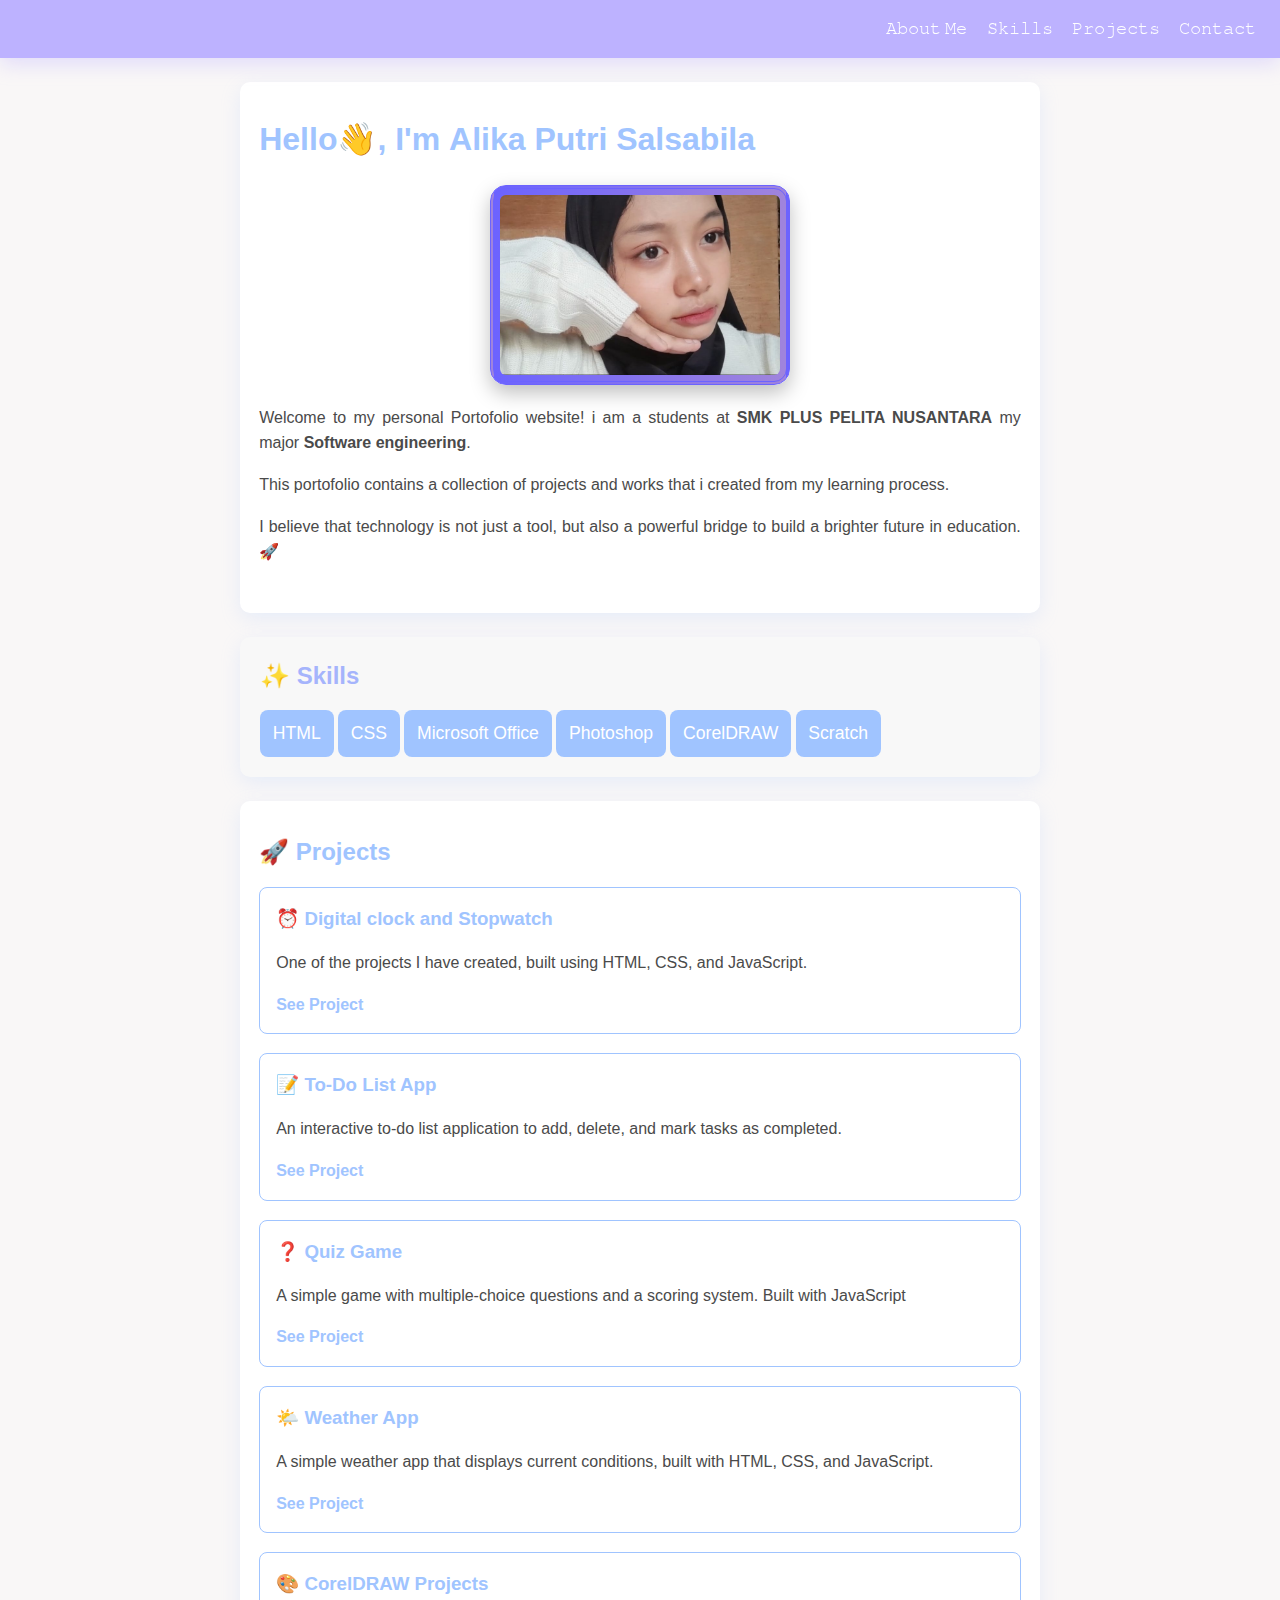
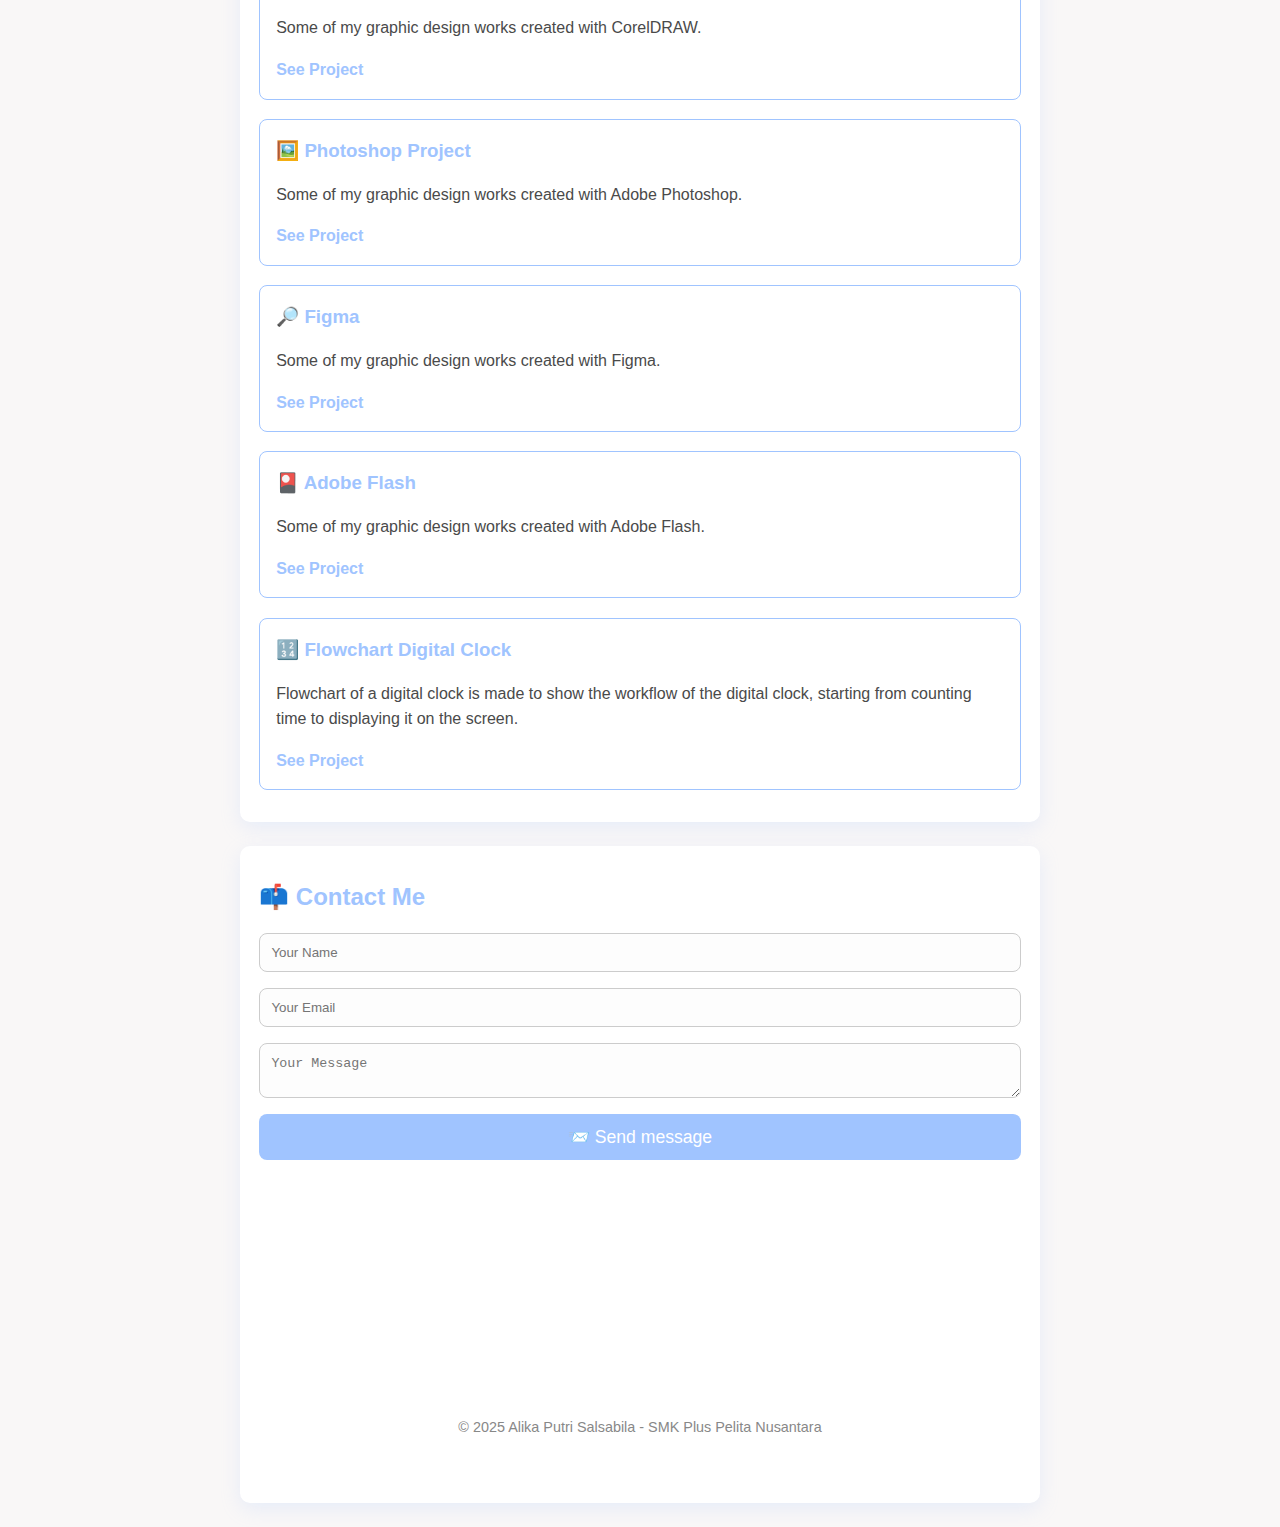
<file: index.html>
<!DOCTYPE html>
<html lang="id">

<head>
  <meta charset="UTF-8">
  <meta name="viewport" content="width=device-width, initial-scale=1.0">
  <title>My Portofolio</title>
  <link rel="stylesheet" href="style.css">
  <link rel="stylesheet" href="https://cdnjs.cloudflare.com/ajax/libs/font-awesome/6.4.0/css/all.min.css">
  <link rel="stylesheet" href="style.css?v=2">
</head>

<body>
  <header>
    <div class="container">
      <nav aria-label="Primary navigation">
        <div class="menu-toggle" id="menu-toggle"></div>
        <ul>
          <li><a href="#about">𝙰𝚋𝚘𝚞𝚝 𝙼𝚎</a></li>
          <li><a href="#skills">𝚂𝚔𝚒𝚕𝚕𝚜</a></li>
          <li><a href="#projects">𝙿𝚛𝚘𝚓𝚎𝚌𝚝𝚜</a></li>
          <li><a href="#contact">𝙲𝚘𝚗𝚝𝚊𝚌𝚝</a></li>
        </ul>
      </nav>
    </div>
  </header>

  <main class="container" tabindex="0">
    <!-- About Section -->
    <section id="about" class="about-me" aria-label="About Me Section">
      <h1>Hello👋, I'm <strong>Alika Putri Salsabila</strong></h1>
      <img src="alika.jpg.jpeg" alt="Foto Alika Putri Salsabila" class="profile-photo">
      <p>
        Welcome to my personal Portofolio website! i am a students at <strong> SMK PLUS
          PELITA NUSANTARA</strong>
        my major <strong>Software engineering</strong>.
      </p>
      <p>This portofolio contains a collection of projects and works that i created from my learning process.</p>
      <p>I believe that technology is not just a tool, but also a powerful bridge to build a brighter future in
        education. 🚀</p>
    </section>

    <!-- Bagian Skills -->
    <section id="skills" style="padding: 20px; margin-top: 20px; background: #f8f8f8; border-radius: 10px;">
      <h2 style="color: #a5b4fc; font-weight: italic; margin-bottom: 15px;">✨ Skills</h2>
      <div class="skills-container">
        <button class="skill-btn">HTML</button>
        <button class="skill-btn">CSS</button>
        <button class="skill-btn">Microsoft Office</button>
        <button class="skill-btn">Photoshop</button>
        <button class="skill-btn">CorelDRAW</button>
        <button class="skill-btn">Scratch</button>
      </div>
    </section>

    <!-- Projects Section -->
<section id="projects" aria-label="Projects Section">
  <h2>🚀 Projects</h2>
  <div class="projects-list">

    <!-- Project versi lokal -->
    <article class="project-item" tabindex="0">
      <h3>⏰ Digital clock and Stopwatch</h3>
      <p>One of the projects I have created, built using HTML, CSS, and JavaScript.</p>
      <a href="jamalika/jamalika.html" class="project-link" target="_blank" rel="noopener">See Project</a>
    </article>

    <article class="project-item" tabindex="0">
      <h3>📝 To-Do List App</h3>
      <p>An interactive to-do list application to add, delete, and mark tasks as completed.</p>
      <a href="todolika/todo.html" class="project-link" target="_blank" rel="noopener">See Project</a>
    </article>

    <article class="project-item" tabindex="0">
      <h3>❓ Quiz Game</h3>
      <p>A simple game with multiple-choice questions and a scoring system. Built with JavaScript</p>
      <a href="quizalika/quizalika.html" class="project-link" target="_blank" rel="noopener">See Project</a>
    </article>

    <article class="project-item" tabindex="0">
      <h3>🌤️ Weather App</h3>
      <p>A simple weather app that displays current conditions, built with HTML, CSS, and JavaScript.</p>
      <a href="weather/weather.html" class="project-link" target="_blank" rel="noopener">See Project</a>
    </article>

    <article class="project-item" tabindex="0">
      <h3>🎨 CorelDRAW Projects</h3>
      <p>Some of my graphic design works created with CorelDRAW.</p>
      <a href="coreldraw.html" class="project-link" target="_blank" rel="noopener">See Project</a>
    </article>

    <article class="project-item" tabindex="0">
      <h3>🖼️ Photoshop Project</h3>
      <p>Some of my graphic design works created with Adobe Photoshop.</p>
      <a href="photoshop.html" class="project-link" target="_blank" rel="noopener">See Project</a>
    </article>

    <article class="project-item" tabindex="0">
      <h3>🔎 Figma</h3>
      <p>Some of my graphic design works created with Figma.</p>
      <a href="figma.html" class="project-link" target="_blank" rel="noopener">See Project</a>
    </article>

    <article class="project-item" tabindex="0">
      <h3>🎴 Adobe Flash</h3>
      <p>Some of my graphic design works created with Adobe Flash.</p>
      <a href="adobe flash.html" class="project-link" target="_blank" rel="noopener">See Project</a>
    </article>

    <article class="project-item" tabindex="0">
      <h3>🔢 Flowchart Digital Clock</h3>
      <p>
        Flowchart of a digital clock is made to show the workflow of the digital clock,
        starting from counting time to displaying it on the screen.
      </p>
      <a href="flowchart.html" class="project-link" target="_blank" rel="noopener">See Project</a>
    </article>

  </div>
</section>


    <!-- Contact Section --> 
    <section id="contact" aria-label="Contact Section">
      <h2> 📫 Contact Me</h2>
      <form action="https://formsubmit.co/alikaputrisalsabila19@gmail.com method=" POST" class="contact-form">
        <input type="text" name="name" placeholder="Your Name" required>
        <input type="email" name="email" placeholder="Your Email" required>
        <textarea name="message" placeholder="Your Message" required></textarea>
        <button type="submit">📨 Send message</button>

        <!-- Ikon Sosial Media -->
      <div class="social-icons">
        <a href="https://www.instagram.com/https://www.instagram.com/alikkaa.__?igsh=MXJlZTkxNmNidGwyNA==" target="_blank" class="icon instagram"><i class="fab fa-instagram"></i></a>
        <a href="https://www.tiktok.com/@alikaputrisalsabila19target="_blank" class="icon tiktok"><i class="fab fa-tiktok"></i></a>
        <a href="https://wa.me/6289649826872" target="_blank" class="icon whatsapp"><i class="fab fa-whatsapp"></i></a>
        <a href="https://github.com/alika-19" target="_blank" class="icon github"><i class="fab fa-github"></i></a>
      </div>

        <!-- Hidden Settings -->
        <input type="hidden" name="_next" value="index.html">
        <input type="hidden" name="_subject" value="Pesan Baru dari Portfolio">
        <input type="hidden" name="_captcha" value="http://localhost/portofolio/index.html>
      </form>
      
        <!-- Ikon Sosial Media -->
        <div class=" social-icons">
        <a href="https://www.instagram.com/alikkaa.__?igsh=MXJlZTkxNmNidGwyNA==" target="_blank"
          class="icon instagram"><i class="fab fa-instagram"></i></a>
        <a href="https://www.tiktok.com/@alikaputrisalsabila19" target="_blank" class="icon tiktok"><i
            class="fab fa-tiktok"></i></a>
        <a href="https://wa.me/6289649826872" target="_blank" class="icon whatsapp"><i class="fab fa-whatsapp"></i></a>
        <a href="https://github.com/alika-19" target="_blank" class="icon github"><i class="fab fa-github"></i></a>
        </div>

        <footer>
          &copy; 2025 Alika Putri Salsabila - SMK Plus Pelita Nusantara
        </footer>
      </form>
    </section>

  </main>
</body>

</html>
</file>
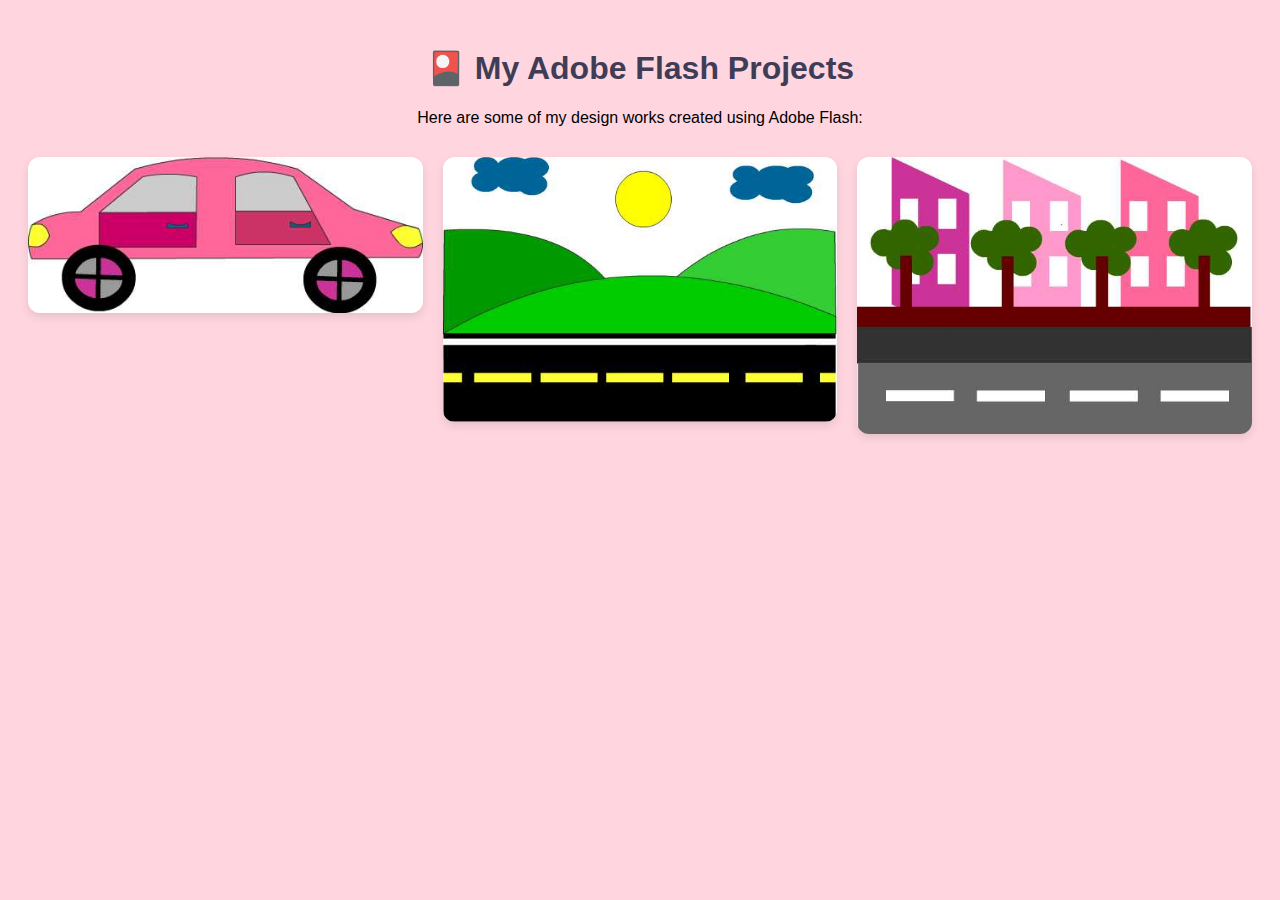
<file: adobe flash.html>
<!DOCTYPE html>
<html lang="en">
<head>
  <meta charset="UTF-8">
  <meta name="viewport" content="width=device-width, initial-scale=1.0">
  <title>CorelDRAW Projects</title>
  <style>
    body {
      font-family: Arial, sans-serif;
      text-align: center;
      padding: 20px;
      background: #ffd6e0;
    }
    h1 {
      color: #3f3d56;
    }
    .gallery {
      display: grid;
      grid-template-columns: repeat(auto-fit, minmax(250px, 1fr));
      gap: 20px;
      margin-top: 30px;
    }
    .gallery img {
      width: 100%;
      border-radius: 12px;
      box-shadow: 0 4px 8px rgba(0,0,0,0.1);
      transition: transform 0.3s;
    }
    .gallery img:hover {
      transform: scale(1.05);
    }
  </style>
</head>
<body>
  <h1>🎴 My Adobe Flash Projects</h1>
  <p>Here are some of my design works created using Adobe Flash:</p>

  <div class="gallery">
    <img src="images/Adobe Flash 1.jpg" alt="Adobe Flash Project 1">
    <img src="images/Adobe Flash 2.jpg" alt="Adobe Flash Project 2">
    <img src="images/Adobe Flash 3.jpg" alt="Adobe Flash Project 3">
  </div>
</body>
</html>
</file>
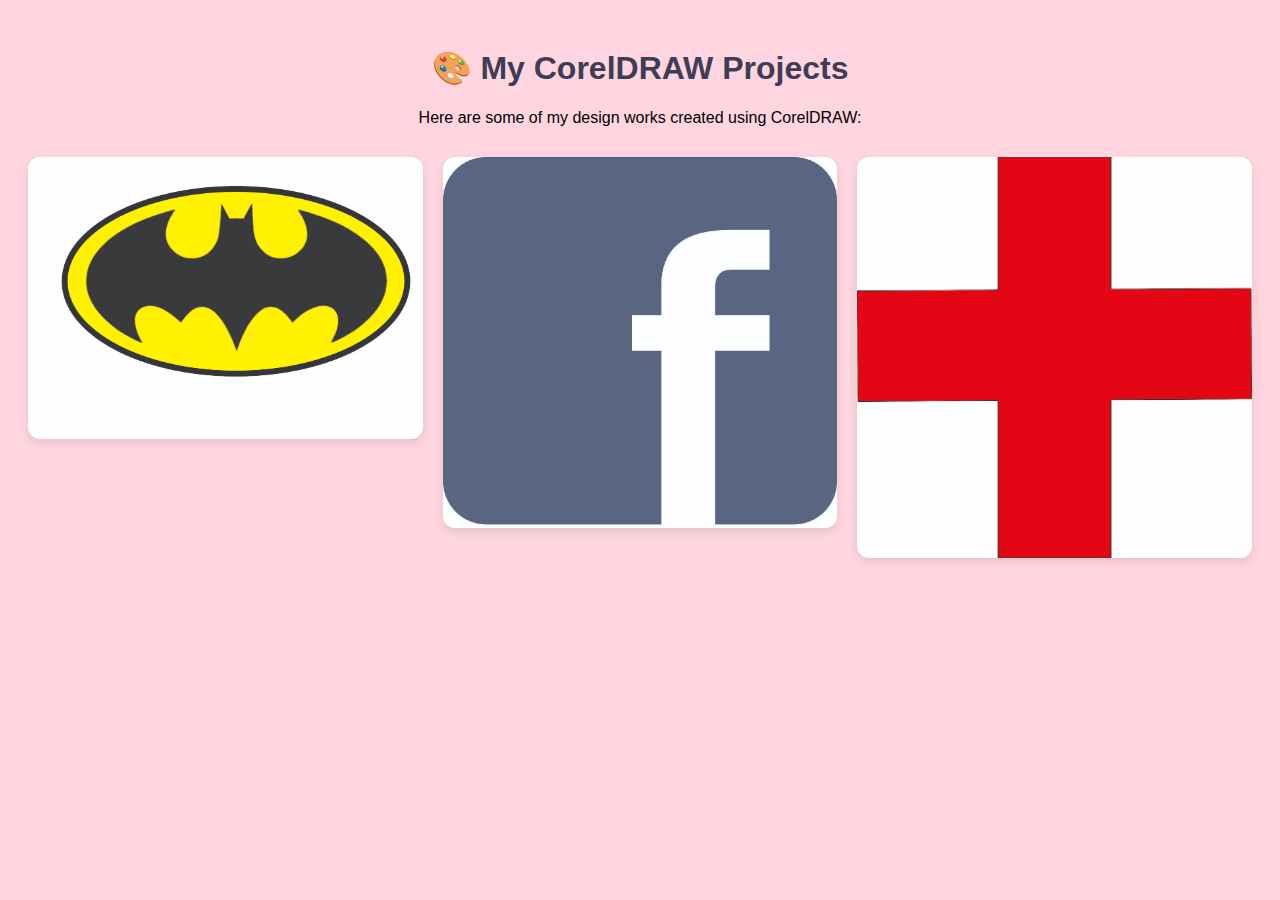
<file: coreldraw.html>
<!DOCTYPE html>
<html lang="en">
<head>
  <meta charset="UTF-8">
  <meta name="viewport" content="width=device-width, initial-scale=1.0">
  <title>CorelDRAW Projects</title>
  <style>
    body {
      font-family: Arial, sans-serif;
      text-align: center;
      padding: 20px;
      background: #ffd6e0;
    }
    h1 {
      color: #3f3d56;
    }
    .gallery {
      display: grid;
      grid-template-columns: repeat(auto-fit, minmax(250px, 1fr));
      gap: 20px;
      margin-top: 30px;
    }
    .gallery img {
      width: 100%;
      border-radius: 12px;
      box-shadow: 0 4px 8px rgba(0,0,0,0.1);
      transition: transform 0.3s;
    }
    .gallery img:hover {
      transform: scale(1.05);
    }
  </style>
</head>
<body>
  <h1>🎨 My CorelDRAW Projects</h1>
  <p>Here are some of my design works created using CorelDRAW:</p>

  <div class="gallery">
    <img src="images/BATMAN.jpg" alt="CorelDRAW Project 1">
    <img src="images/coreldraw 3.jpg" alt="CorelDRAW Project 2">
    <img src="images/CORELDRAW PALANG MERAH.jpg" alt="CorelDRAW Project 3">
  </div>
</body>
</html>
</file>
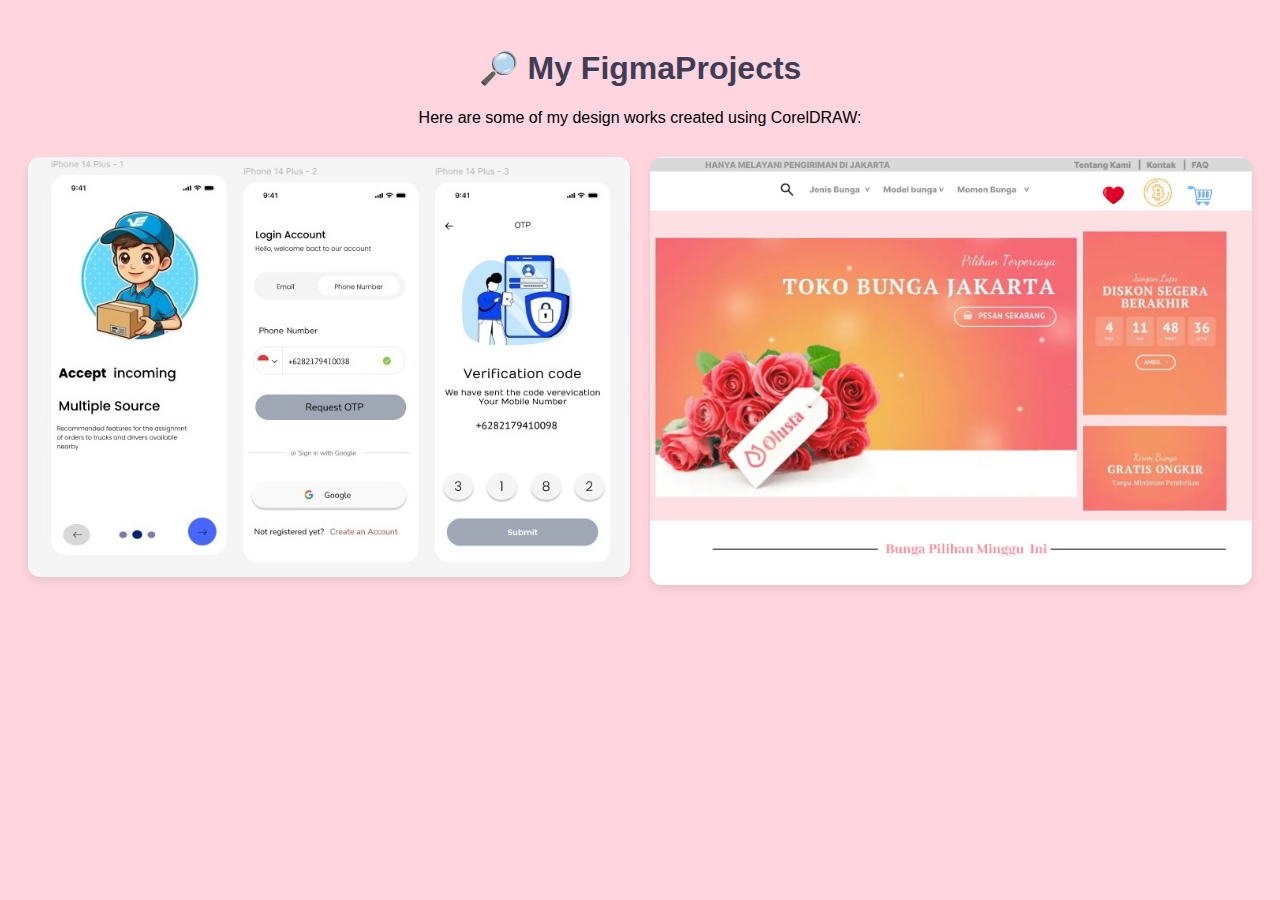
<file: figma.html>
<!DOCTYPE html>
<html lang="en">
<head>
  <meta charset="UTF-8">
  <meta name="viewport" content="width=device-width, initial-scale=1.0">
  <title>figma Projects</title>
  <style>
    body {
      font-family: Arial, sans-serif;
      text-align: center;
      padding: 20px;
      background: #ffd6e0;
    }
    h1 {
      color: #3f3d56;
    }
    .gallery {
      display: grid;
      grid-template-columns: repeat(auto-fit, minmax(250px, 1fr));
      gap: 20px;
      margin-top: 30px;
    }
    .gallery img {
      width: 100%;
      border-radius: 12px;
      box-shadow: 0 4px 8px rgba(0,0,0,0.1);
      transition: transform 0.3s;
    }
    .gallery img:hover {
      transform: scale(1.05);
    }
  </style>
</head>
<body>
  <h1>🔎 My FigmaProjects</h1>
  <p>Here are some of my design works created using CorelDRAW:</p>

  <div class="gallery">
    <img src="images/figma 1 (2).jpeg" alt="Figma Project 1">
    <img src="images/figma 2.jpeg" alt="Figma Project 2">
  </div>
</body>
</html>
</file>
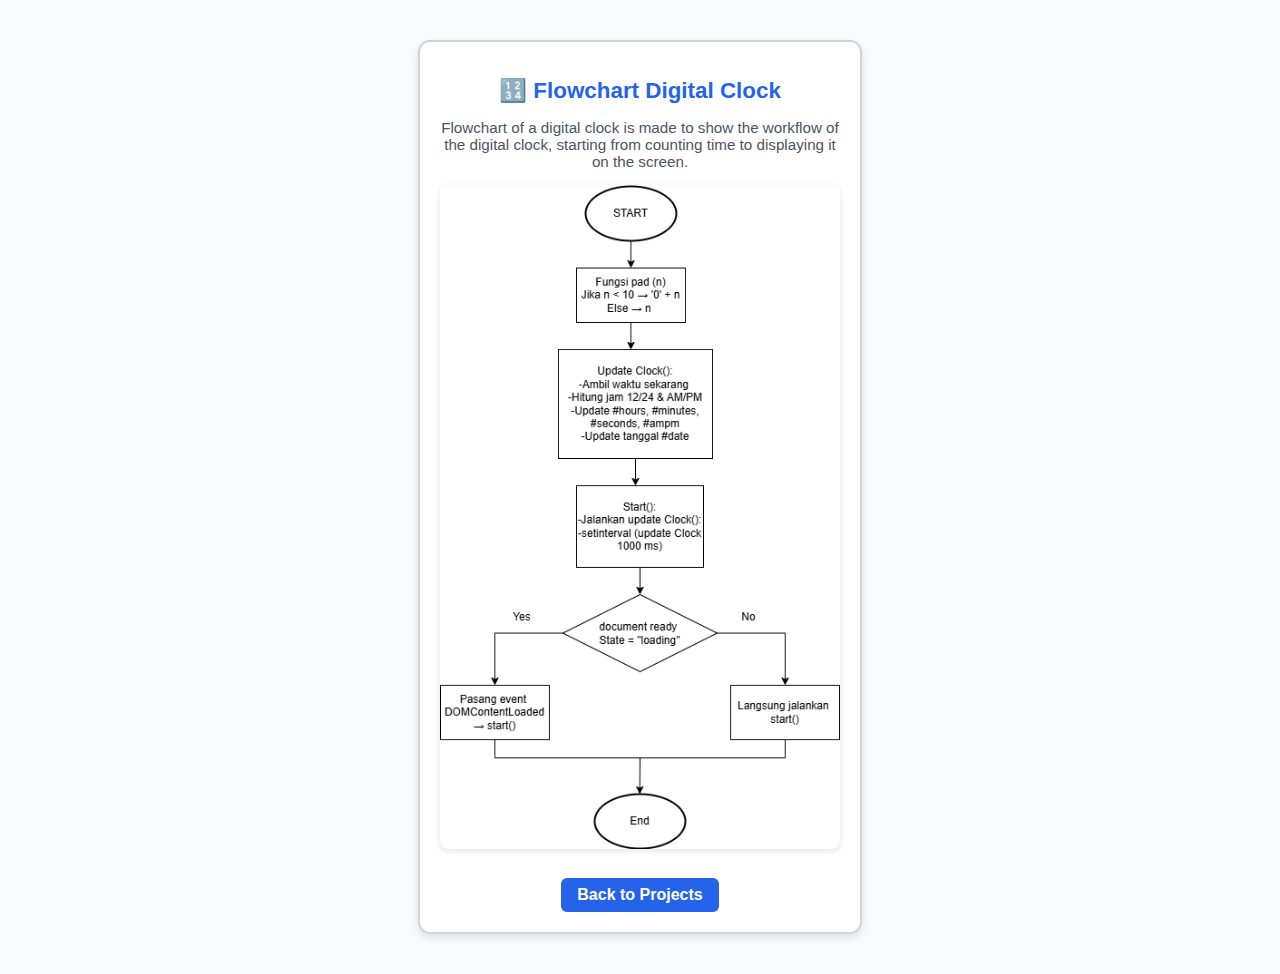
<file: flowchart.html>
<!DOCTYPE html>
<html lang="en">
<head>
  <meta charset="UTF-8">
  <meta name="viewport" content="width=device-width, initial-scale=1.0">
  <title>Flowchart Digital Clock</title>
  <style>
    body {
      font-family: Arial, sans-serif;
      background: #f9fafb;
      margin: 0;
      padding: 40px 20px;
      display: flex;
      justify-content: center;
    }

    .project-card {
      background: #fff;
      border: 2px solid #d1d5db;
      border-radius: 12px;
      max-width: 400px;
      padding: 20px;
      box-shadow: 0 4px 8px rgba(0,0,0,0.1);
      text-align: center;
      transition: transform 0.3s ease-in-out;
    }

    .project-card:hover {
      transform: translateY(-5px);
    }

    .project-card h1 {
      font-size: 1.4rem;
      color: #2563eb;
      margin-bottom: 10px;
    }

    .project-card p {
      font-size: 0.95rem;
      color: #4b5563;
      margin-bottom: 15px;
    }

    .project-card img {
      width: 100%;
      border-radius: 8px;
      margin-bottom: 15px;
      box-shadow: 0 2px 6px rgba(0,0,0,0.1);
    }

    .btn {
      display: inline-block;
      margin-top: 10px;
      padding: 8px 16px;
      background: #2563eb;
      color: #fff;
      text-decoration: none;
      border-radius: 6px;
      font-weight: bold;
      transition: background 0.3s;
    }

    .btn:hover {
      background: #1e40af;
    }
  </style>
</head>
<body>
  <div class="project-card">
    <h1>🔢 Flowchart Digital Clock</h1>
    <p>
      Flowchart of a digital clock is made to show the workflow of the digital clock, 
      starting from counting time to displaying it on the screen.
    </p>
    <img src="flowchart jam digital1.png" alt="Flowchart Jam Digital">
    <a href="index.html" class="btn">Back to Projects</a>
  </div>
</body>
</html>
</file>
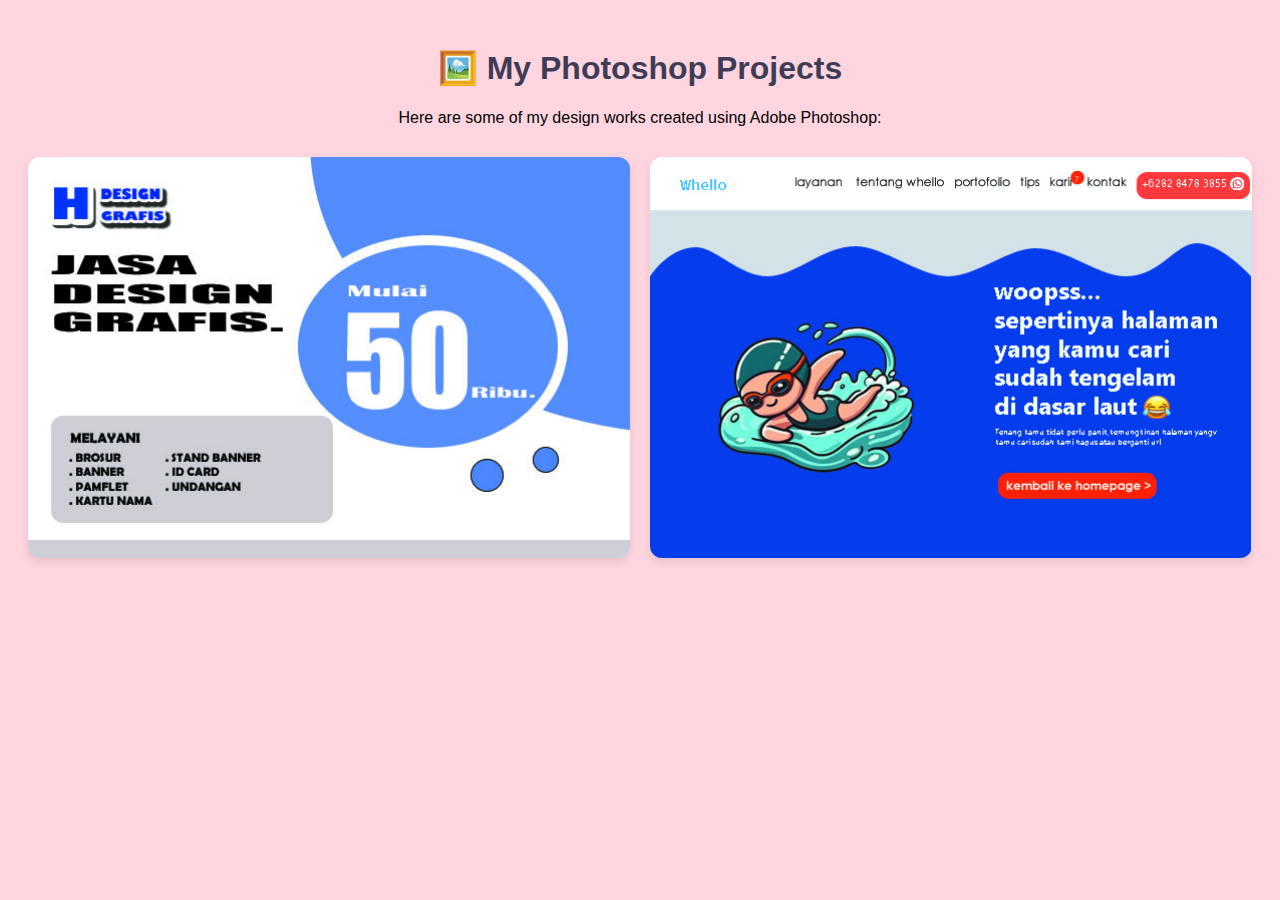
<file: photoshop.html>
<!DOCTYPE html>
<html lang="en">
<head>
  <meta charset="UTF-8">
  <meta name="viewport" content="width=device-width, initial-scale=1.0">
  <title>Photoshop Projects</title>
  <style>
    body {
      font-family: Arial, sans-serif;
      text-align: center;
      background: #ffd6e0;
      padding: 20px;
    }
    h1 { color: #3f3d56; }
    .gallery {
      display: grid;
      grid-template-columns: repeat(auto-fit, minmax(250px, 1fr));
      gap: 20px;
      margin-top: 30px;
    }
    .gallery img {
      width: 100%;
      border-radius: 12px;
      box-shadow: 0 4px 8px rgba(0,0,0,0.1);
      transition: transform 0.3s;
    }
    .gallery img:hover {
      transform: scale(1.05);
    }
  </style>
</head>
<body>
  <h1>🖼️ My Photoshop Projects</h1>
  <p>Here are some of my design works created using Adobe Photoshop:</p>

  <div class="gallery">
    <img src="images/photoshop 3.jpg" alt="Photoshop Project 1">
    <img src="images/photosop 3.jpg" alt="Photoshop Project 2">
</file>
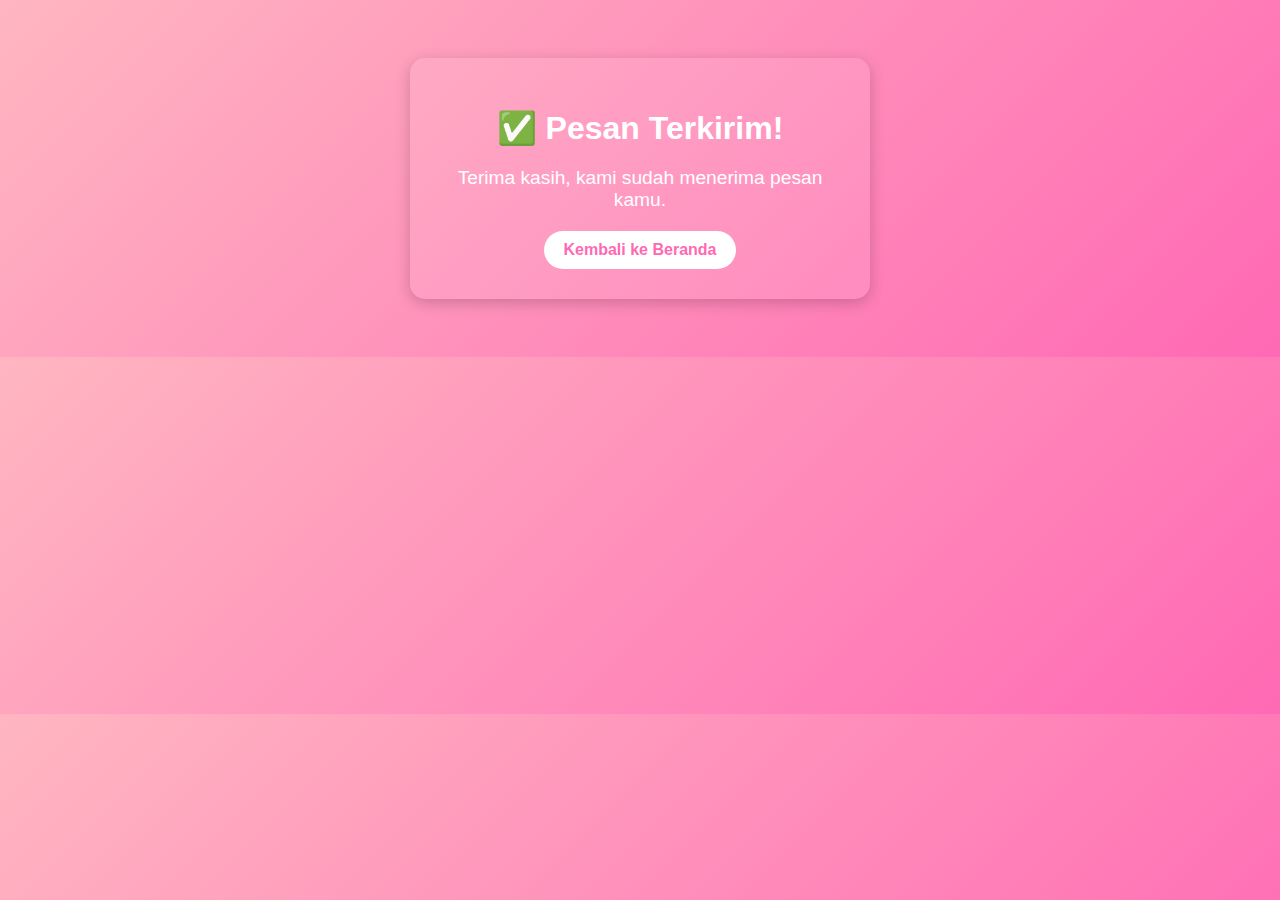
<file: terkirim.html>
<!DOCTYPE html>
<html lang="id">
<head>
  <meta charset="UTF-8">
  <meta name="viewport" content="width=device-width, initial-scale=1.0">
  <title>Message Sent</title>
  <style>
    body {
      font-family: Arial, sans-serif;
      background: linear-gradient(135deg, #ffb6c1, #ff69b4);
      color: white;
      text-align: center;
      padding: 50px;
    }
    .container {
      background: rgba(255, 255, 255, 0.1);
      padding: 30px;
      border-radius: 15px;
      max-width: 400px;
      margin: auto;
      box-shadow: 0 4px 15px rgba(0,0,0,0.2);
    }
    h1 {
      font-size: 2em;
      margin-bottom: 10px;
    }
    p {
      font-size: 1.2em;
      margin-bottom: 20px;
    }
    a {
      display: inline-block;
      padding: 10px 20px;
      background: white;
      color: #ff69b4;
      border-radius: 25px;
      text-decoration: none;
      font-weight: bold;
      transition: 0.3s;
    }
    a:hover {
      background: #ffe4ec;
    }
  </style>
</head>
<body>
  <div class="container">
    <h1>✅ Pesan Terkirim!</h1>
    <p>Terima kasih, kami sudah menerima pesan kamu.</p>
    <a href="index.html">Kembali ke Beranda</a>
  </div>
</body>
</html>
</file>
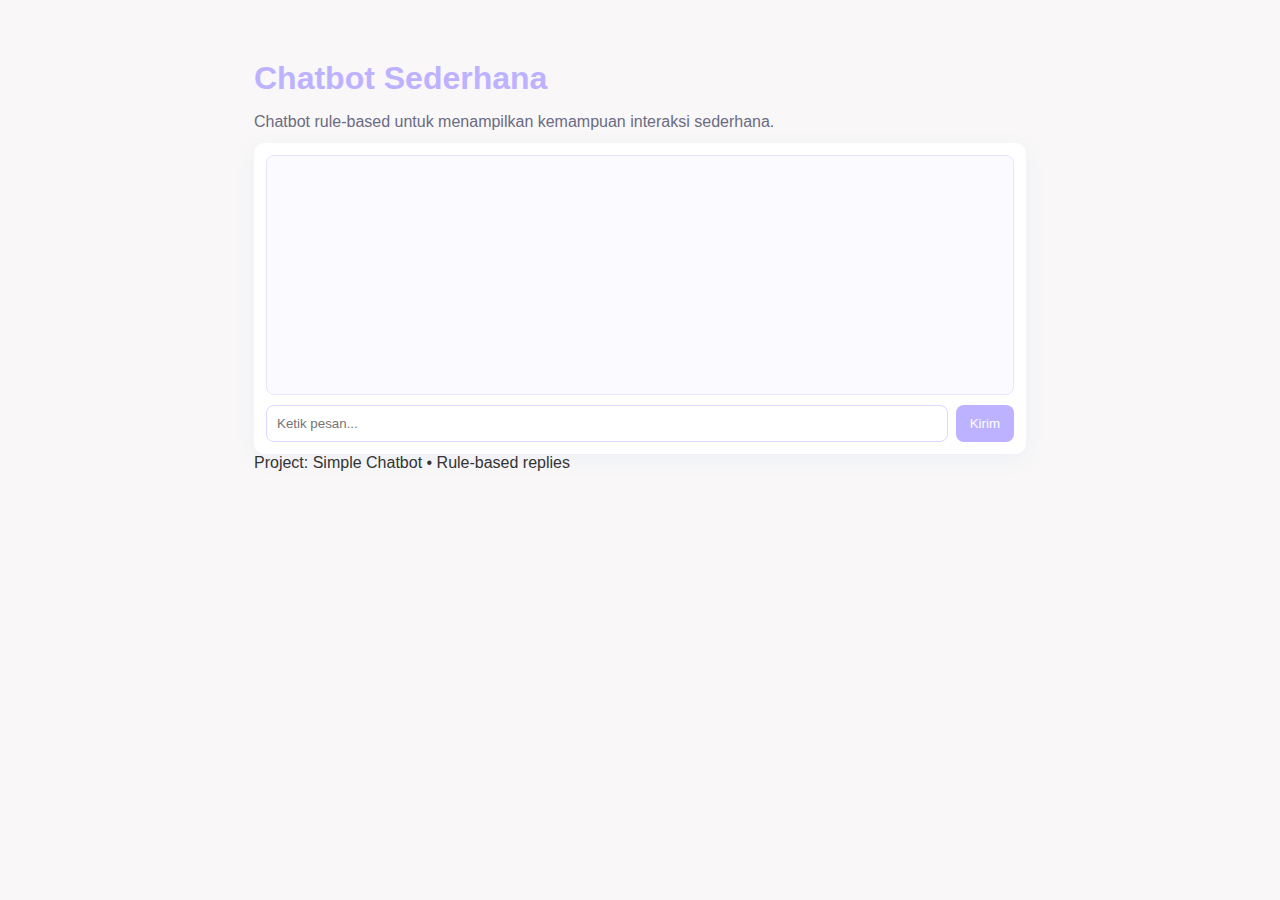
<file: chatbot/chatbot.html>
<!doctype html>
<html lang="en">
<head>
  <meta charset="utf-8" />
  <meta name="viewport" content="width=device-width,initial-scale=1" />
  <title>Chatbot - Alika</title>
  <link rel="stylesheet" href="chatbot.css" />
</head>
<body>
  <main class="container">
    <h1>Chatbot Sederhana</h1>
    <p class="lead">Chatbot rule-based untuk menampilkan kemampuan interaksi sederhana.</p>
    <div class="chatcard">
      <div id="log" class="log" aria-live="polite"></div>
      <div class="controls">
        <input id="msg" placeholder="Ketik pesan..." />
        <button id="send">Kirim</button>
      </div>
    </div>
    <footer class="foot">Project: Simple Chatbot • Rule-based replies</footer>
  </main>
  <script src="chatbot.js"></script>
</body>
</html>
</file>
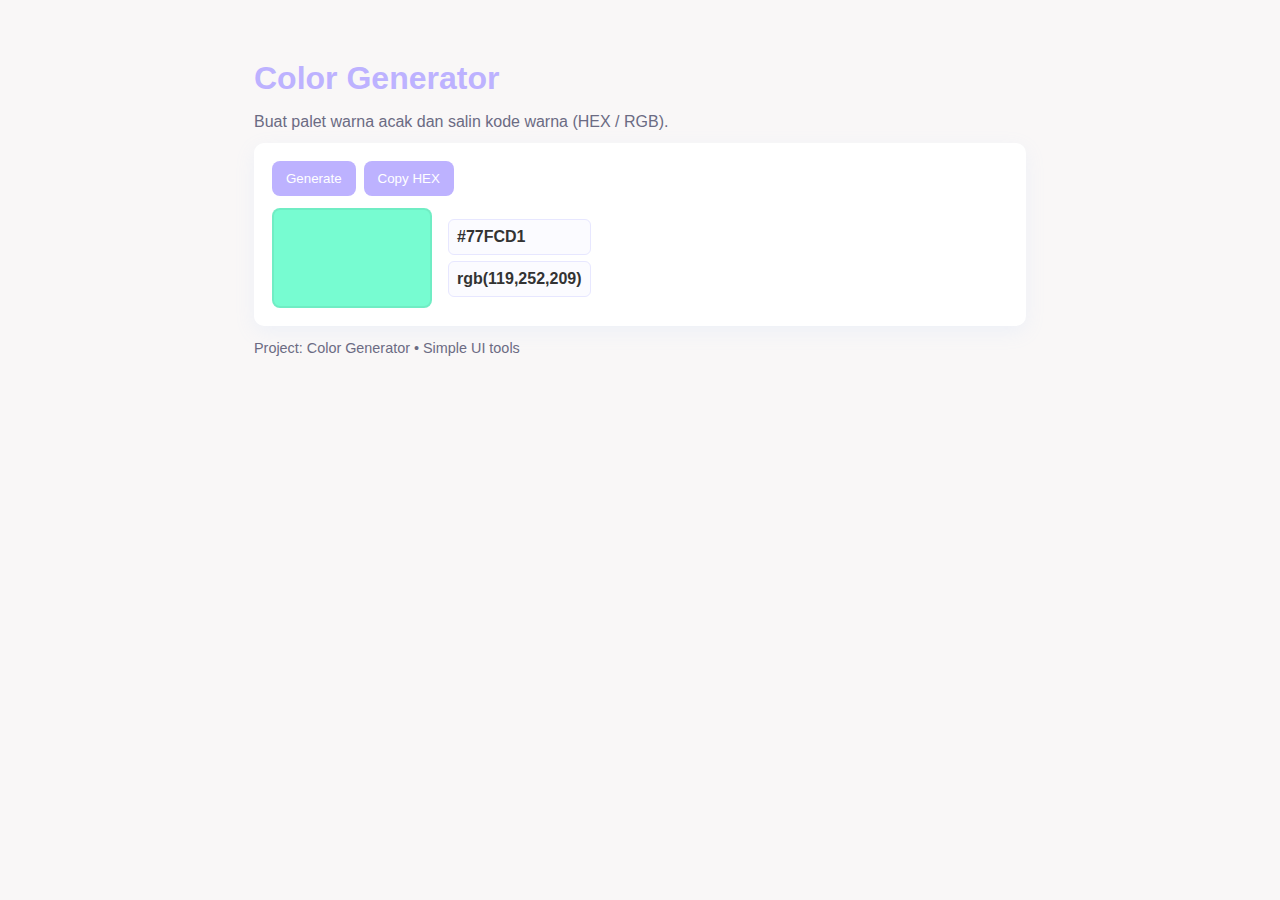
<file: color/color.html>
<!doctype html>
<html lang="en">
<head>
  <meta charset="utf-8" />
  <meta name="viewport" content="width=device-width,initial-scale=1" />
  <title>Color Generator - Alika</title>
  <link rel="stylesheet" href="color.css" />
</head>
<body>
  <main class="container">
    <h1>Color Generator</h1>
    <p class="lead">Buat palet warna acak dan salin kode warna (HEX / RGB).</p>
    <div class="card">
      <div class="controls">
        <button id="gen">Generate</button>
        <button id="copy">Copy HEX</button>
      </div>
      <div id="swatch" class="swatch">
        <div id="colorBox" class="colorbox"></div>
        <div class="codes">
          <div id="hex" class="code">#FFFFFF</div>
          <div id="rgb" class="code">rgb(255,255,255)</div>
        </div>
      </div>
    </div>
    <footer class="foot">Project: Color Generator • Simple UI tools</footer>
  </main>
  <script src="color.js"></script>
</body>
</html>
</file>
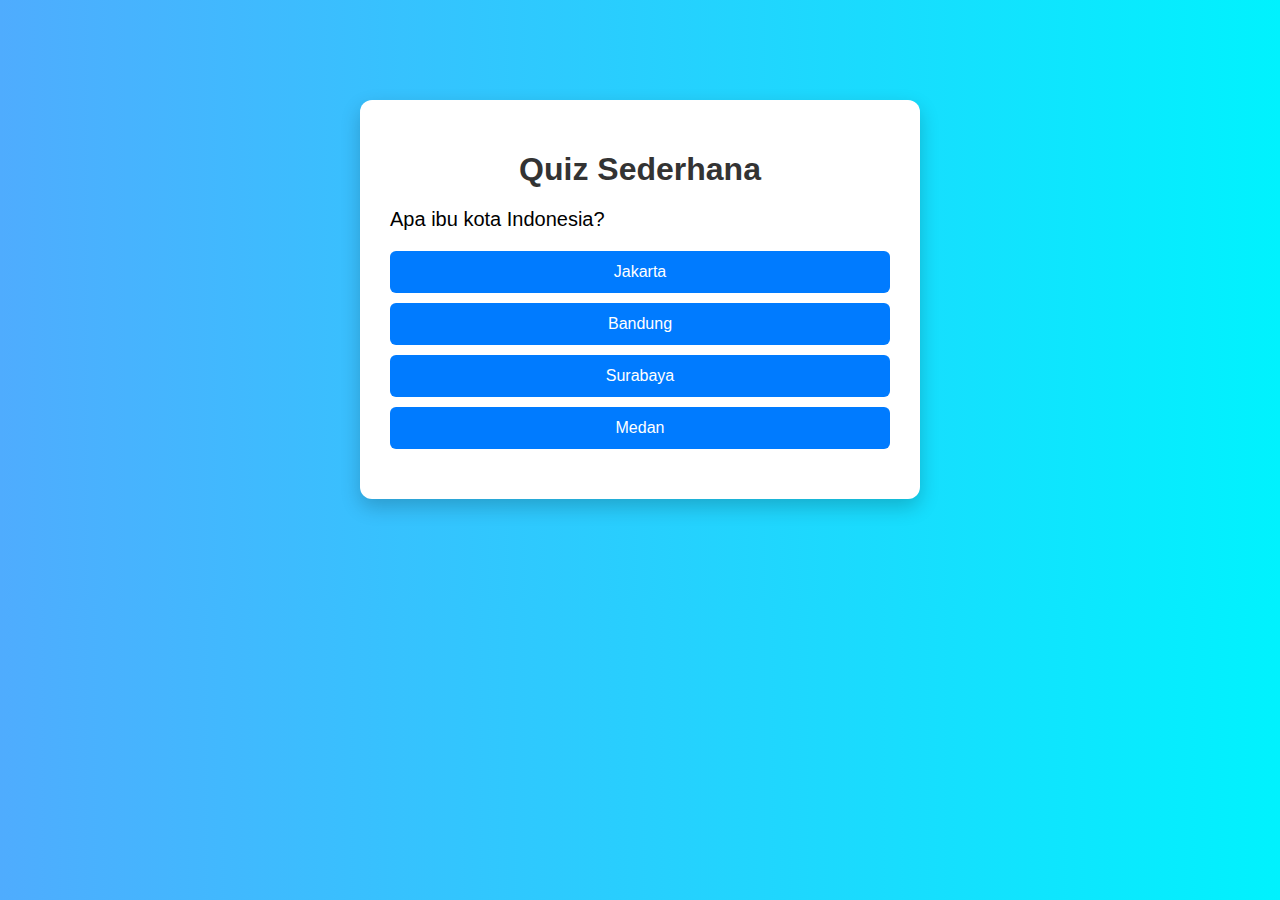
<file: quizalika/quizalika.html>
<!DOCTYPE html>
<html lang="id">
<head>
  <meta charset="UTF-8" />
  <meta name="viewport" content="width=device-width, initial-scale=1.0"/>
  <title>Quiz Game</title>
  <style>
    body {
      font-family: 'Segoe UI', Tahoma, Geneva, Verdana, sans-serif;
      background: linear-gradient(to right, #4facfe, #00f2fe);
      margin: 0;
      padding: 0;
    }

    .quiz-container {
      width: 90%;
      max-width: 500px;
      margin: 100px auto;
      background: white;
      padding: 30px;
      border-radius: 12px;
      box-shadow: 0 8px 20px rgba(0, 0, 0, 0.2);
    }

    h1 {
      text-align: center;
      margin-bottom: 20px;
      color: #333;
    }

    #question {
      font-size: 20px;
      margin-bottom: 20px;
    }

    .choice-btn {
      display: block;
      width: 100%;
      margin: 10px 0;
      padding: 12px;
      background: #007bff;
      color: white;
      border: none;
      border-radius: 6px;
      font-size: 16px;
      cursor: pointer;
      transition: background 0.3s;
    }

    .choice-btn:hover:not(:disabled) {
      background: #0056b3;
    }

    .choice-btn.correct {
      background-color: #28a745 !important;
    }

    .choice-btn.wrong {
      background-color: #dc3545 !important;
    }

    #next-btn {
      margin-top: 20px;
      width: 100%;
      padding: 12px;
      background: #28a745;
      color: white;
      border: none;
      border-radius: 6px;
      font-size: 16px;
      cursor: pointer;
      display: none;
    }

    #score-container {
      margin-top: 20px;
      text-align: center;
      font-size: 18px;
      font-weight: bold;
    }
  </style>
</head>
<body>
  <div class="quiz-container">
    <h1>Quiz Sederhana</h1>
    <div id="question">Pertanyaan akan muncul di sini</div>
    <div id="choices"></div>
    <button id="next-btn">Berikutnya</button>
    <div id="score-container"></div>
  </div>

  <script>
    const questions = [
      {
        question: "Apa ibu kota Indonesia?",
        choices: ["Jakarta", "Bandung", "Surabaya", "Medan"],
        answer: "Jakarta"
      },
      {
        question: "Siapa presiden pertama Indonesia?",
        choices: ["Jokowi", "Soekarno", "Soeharto", "Habibie"],
        answer: "Soekarno"
      },
      {
        question: "Apa hasil dari 2 + 2?",
        choices: ["3", "4", "5", "6"],
        answer: "4"
      }
    ];

    let currentQuestionIndex = 0;
    let score = 0;

    const questionEl = document.getElementById("question");
    const choicesEl = document.getElementById("choices");
    const nextBtn = document.getElementById("next-btn");
    const scoreContainer = document.getElementById("score-container");

    function showQuestion() {
      const currentQuestion = questions[currentQuestionIndex];
      questionEl.textContent = currentQuestion.question;
      choicesEl.innerHTML = "";
      nextBtn.style.display = "none";

      currentQuestion.choices.forEach(choice => {
        const btn = document.createElement("button");
        btn.textContent = choice;
        btn.classList.add("choice-btn");
        btn.addEventListener("click", () => selectAnswer(btn, choice));
        choicesEl.appendChild(btn);
      });
    }

    function selectAnswer(selectedBtn, choice) {
      const correctAnswer = questions[currentQuestionIndex].answer;
      const allButtons = document.querySelectorAll(".choice-btn");

      if (choice === correctAnswer) {
        selectedBtn.classList.add("correct");
        score++;
      } else {
        selectedBtn.classList.add("wrong");
        allButtons.forEach(btn => {
          if (btn.textContent === correctAnswer) {
            btn.classList.add("correct");
          }
        });
      }

      allButtons.forEach(btn => btn.disabled = true);
      nextBtn.style.display = "block";
    }

    nextBtn.addEventListener("click", () => {
      currentQuestionIndex++;
      if (currentQuestionIndex < questions.length) {
        showQuestion();
      } else {
        showScore();
      }
    });

    function showScore() {
      questionEl.textContent = "Kuis selesai!";
      choicesEl.innerHTML = "";
      nextBtn.style.display = "none";
      scoreContainer.textContent = `Skor Anda: ${score} dari ${questions.length}`;
    }

    showQuestion();
  </script>
</body>
</html>
</file>
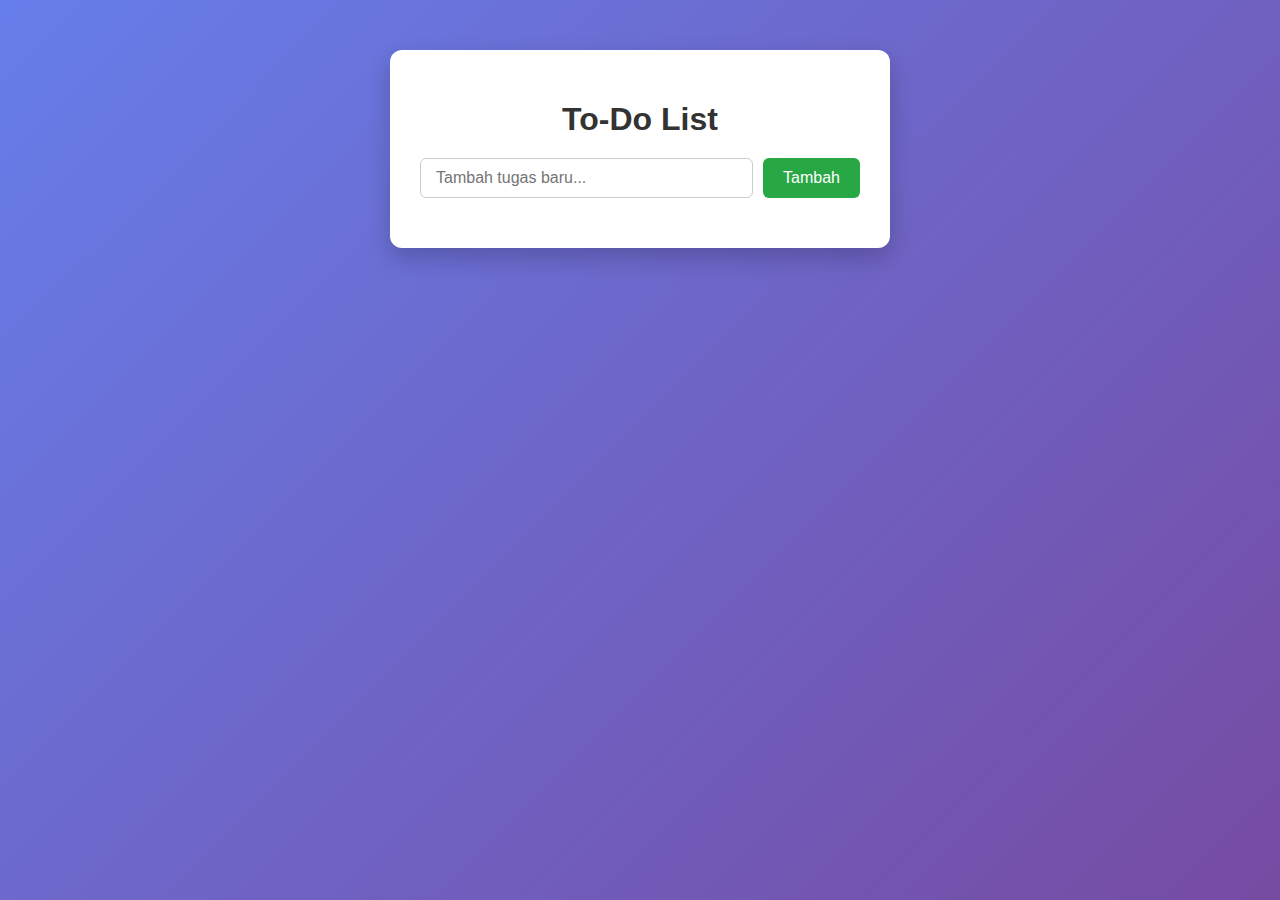
<file: todolika/todo.html>
<!DOCTYPE html>
<html lang="id">
<head>
  <meta charset="UTF-8" />
  <meta name="viewport" content="width=device-width, initial-scale=1.0"/>
  <title>To-Do List</title>
  <style>
    * {
      box-sizing: border-box;
    }

    body {
      margin: 0;
      font-family: 'Segoe UI', Tahoma, Geneva, Verdana, sans-serif;
      background: linear-gradient(135deg, #667eea, #764ba2);
      display: flex;
      justify-content: center;
      align-items: flex-start;
      min-height: 100vh;
      padding: 50px 20px;
    }

    .todo-container {
      background: white;
      padding: 30px;
      border-radius: 12px;
      width: 100%;
      max-width: 500px;
      box-shadow: 0 10px 25px rgba(0, 0, 0, 0.2);
    }

    h1 {
      text-align: center;
      color: #333;
      margin-bottom: 20px;
    }

    .input-group {
      display: flex;
      gap: 10px;
      margin-bottom: 20px;
    }

    #todo-input {
      flex: 1;
      padding: 10px 15px;
      font-size: 16px;
      border: 1px solid #ccc;
      border-radius: 6px;
    }

    #add-btn {
      background-color: #28a745;
      color: white;
      padding: 10px 20px;
      font-size: 16px;
      border: none;
      border-radius: 6px;
      cursor: pointer;
      transition: background 0.3s;
    }

    #add-btn:hover {
      background-color: #218838;
    }

    ul#todo-list {
      list-style: none;
      padding: 0;
      margin: 0;
    }

    ul#todo-list li {
      background: #f9f9f9;
      padding: 12px 15px;
      margin-bottom: 10px;
      border-radius: 6px;
      display: flex;
      justify-content: space-between;
      align-items: center;
      transition: background 0.3s;
    }

    ul#todo-list li.completed {
      text-decoration: line-through;
      color: #999;
      background: #e6e6e6;
    }

    .btn-group button {
      margin-left: 8px;
      border: none;
      border-radius: 4px;
      padding: 6px 10px;
      font-size: 14px;
      cursor: pointer;
      transition: background 0.3s;
    }

    .done-btn {
      background-color: #17a2b8;
      color: white;
    }

    .done-btn:hover {
      background-color: #138496;
    }

    .delete-btn {
      background-color: #dc3545;
      color: white;
    }

    .delete-btn:hover {
      background-color: #c82333;
    }
  </style>
</head>
<body>
  <div class="todo-container">
    <h1>To-Do List</h1>
    <div class="input-group">
      <input type="text" id="todo-input" placeholder="Tambah tugas baru..." />
      <button id="add-btn">Tambah</button>
    </div>
    <ul id="todo-list"></ul>
  </div>

  <script>
    const addBtn = document.getElementById("add-btn");
    const input = document.getElementById("todo-input");
    const todoList = document.getElementById("todo-list");

    addBtn.addEventListener("click", addTodo);
    input.addEventListener("keypress", function(e) {
      if (e.key === "Enter") addTodo();
    });

    function addTodo() {
      const text = input.value.trim();
      if (text === "") return;

      const li = document.createElement("li");
      li.textContent = text;

      const btnGroup = document.createElement("div");
      btnGroup.className = "btn-group";

      const doneBtn = document.createElement("button");
      doneBtn.textContent = "Selesai";
      doneBtn.className = "done-btn";
      doneBtn.onclick = () => {
        li.classList.toggle("completed");
      };

      const deleteBtn = document.createElement("button");
      deleteBtn.textContent = "Hapus";
      deleteBtn.className = "delete-btn";
      deleteBtn.onclick = () => {
        todoList.removeChild(li);
      };

      btnGroup.appendChild(doneBtn);
      btnGroup.appendChild(deleteBtn);
      li.appendChild(btnGroup);
      todoList.appendChild(li);
      input.value = "";
    }
  </script>
</body>
</html>
</file>
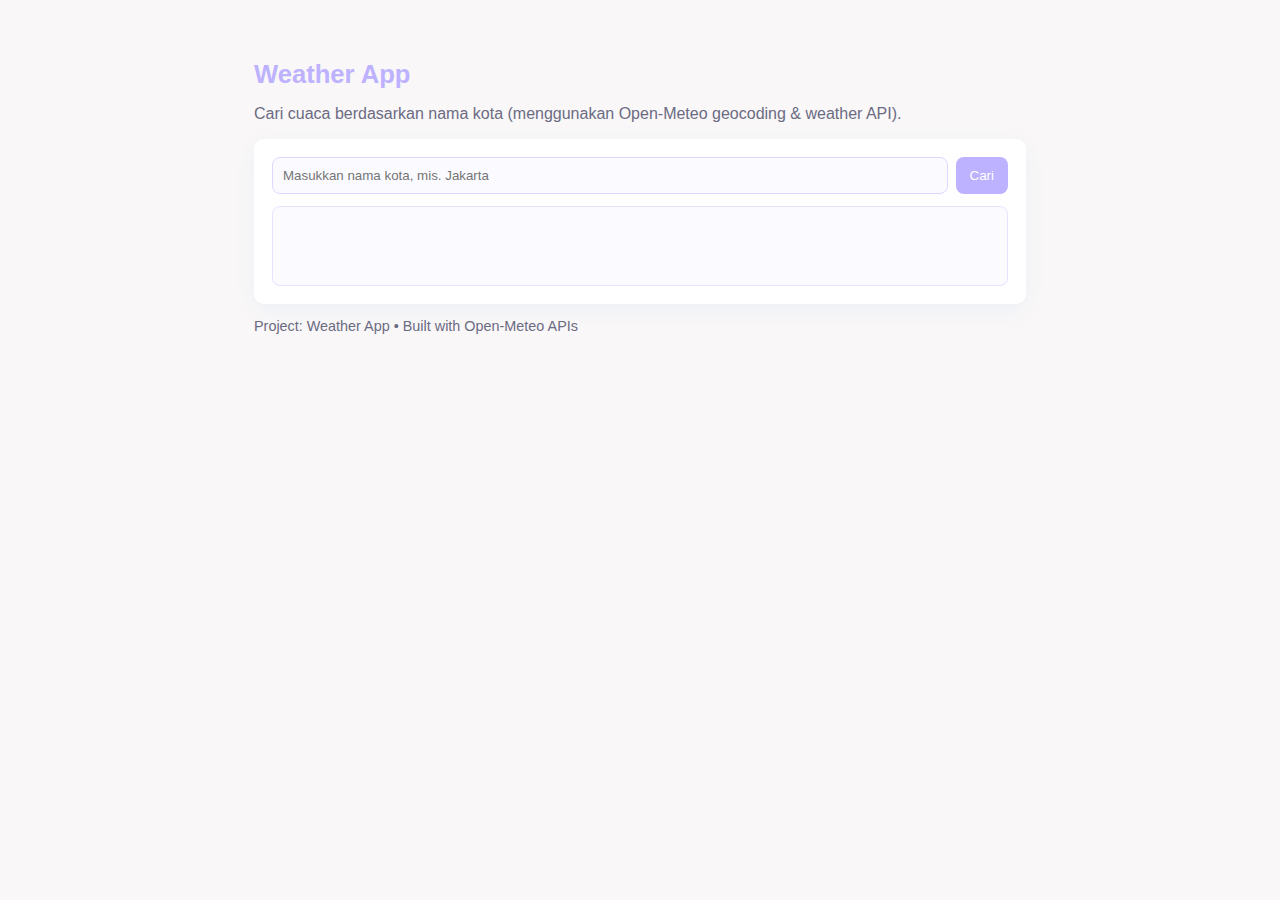
<file: weather/weather.html>
<!doctype html>
<html lang="en">
<head>
  <meta charset="utf-8" />
  <meta name="viewport" content="width=device-width,initial-scale=1" />
  <title>Weather App - Alika</title>
  <link rel="stylesheet" href="weather.css">
</head>
<body>
  <main class="container">
    <h1>Weather App</h1>
    <p class="lead">Cari cuaca berdasarkan nama kota (menggunakan Open-Meteo geocoding & weather API).</p>
    <div class="card">
      <div class="form-row">
        <input id="cityInput" placeholder="Masukkan nama kota, mis. Jakarta" />
        <button id="searchBtn">Cari</button>
      </div>
      <div id="result" class="result" aria-live="polite"></div>
    </div>
    <footer class="foot">Project: Weather App • Built with Open-Meteo APIs</footer>
  </main>
  <script src="weather.js"></script>
</body>
</html>
</file>
<file: style.css>
* {
    margin: 0;
    padding: 0;
    box-sizing: border-box;
}

html {
    scroll-behavior: smooth;
}

body {
    font-family: 'Segoe UI', Tahoma, sans-serif;
    background-color: #f9f7f7;
    color: #3f3d56;
    line-height: 1.6;
}

a {
    color: #ffffff;
    text-decoration: none;
    transition: 0.3s;
}
a:hover {
    text-decoration: underline;
}

header {
    background-color: #bdb2ff;
    color: #ffffff;
    padding: 1rem 1.5rem;
    position: sticky;
    top: 0;
    z-index: 999;
    box-shadow: 0 6px 20px rgba(189, 178, 255, 0.4);
}

nav {
    display: flex;
    
    justify-content: space-between;
    align-items: center;
}
.logo {
    font-size: 1.3rem;
    font-weight: bold;
    color: #ffffff;
}

nav ul {
    list-style: none;
    display: flex;
    gap: 1.2rem;
    font-weight: 500;
}
@media (max-width: 500px) {
    nav ul {
        font-size: 0.9rem;
        gap: 0.8rem;
    }
}

section {
    background-color: #ffffff;
    padding: 2rem 1.2rem;
    margin: 1.5rem auto;
    border-radius: 10px;
    box-shadow: 0 6px 20px rgba(160, 196, 255, 0.2);
    max-width: 800px;
}

h1, h2, h3 {
    color: #a0c4ff;
    margin-bottom: 1rem;
}
p {
    margin-bottom: 1rem;
    color: #4a4a4a;
}

.about-me p {
    text-align: justify;
    font-size: 1rem;
}

.skills-list {
    display: flex;
    flex-wrap: wrap;
    gap: 0.6rem;
}
.skill {
    background: #ffb5a7;
    color: white;
    padding: 0.5rem 1rem;
    border-radius: 25px;
    font-size: 0.9rem;
    font-weight: 500;
}

.projects-list {
    display: flex;
    flex-direction: column;
    gap: 1.2rem;
}
.project-item {
    border: 1.5px solid #a0c4ff;
    border-radius: 8px;
    padding: 1rem;
}
.project-link {
    color: #a0c4ff;
    font-weight: 600;
}

form {
    display: flex;
    flex-direction: column;
    gap: 1rem;
}
input, textarea {
    background-color: #fdfdfd;
    color: #333;
    padding: 0.7rem;
    border: 1.5px solid #ccc;
    border-radius: 8px;
}
input:focus, textarea:focus {
    border-color: #a0c4ff;
    box-shadow: 0 0 5px #a0c4ff;
}

button {
    background: #a0c4ff;
    color: white;
    padding: 0.8rem;
    font-size: 1.1rem;
    border: none;
    border-radius: 8px;
    cursor: pointer;
}
button:hover {
    background: #8dbbff;
}
.error {
    color: #ef476f;
}
.success-msg {
    color: #06d6a0;
}

/* Footer */
footer {
    text-align: center;
    font-size: 0.9rem;
    padding: 2rem 0;
    color: #888;
}

.profile-photo {
    display: block;
    margin: 20px auto;
    width: 300px;
    height: 200px;
    object-fit: cover;
    border-radius: 16px;
    border: 4px double #6c63ff; /* Garis ganda dengan warna ungu lembut */
    box-shadow: 0 8px 20px rgba(0, 0, 0, 0.25);
    transition: transform 0.3s ease, box-shadow 0.3s ease;
    background: linear-gradient(to right, #6c63ff, #a084dc);
    padding: 6px; /* Bingkai bagian dalam */
}

/* Efek saat mouse diarahkan ke foto */
.profile-photo:hover {
    transform: scale(1.05);
    box-shadow: 0 12px 25px rgba(0, 0, 0, 0.35);
}
</file>
<file: chatbot/chatbot.css>
:root{--bg:#f9f7f7;--accent:#bdb2ff}
*{box-sizing:border-box}
body{font-family:Segoe UI, Tahoma, sans-serif;background:var(--bg);margin:0;color:#333}
.container{max-width:820px;margin:36px auto;padding:24px}
h1{color:var(--accent);margin:0 0 8px}
.lead{color:#6b6b83;margin-bottom:12px}
.chatcard{background:#fff;padding:12px;border-radius:10px;box-shadow:0 6px 20px rgba(160,196,255,0.12)}
.log{min-height:240px;padding:12px;border-radius:8px;background:#fbfbff;border:1px solid #e7e7ff;overflow:auto}
.msg{margin:8px 0;max-width:80%}
.user{align-self:flex-end;background:#bde0fe;padding:8px;border-radius:8px 8px 0 8px}
.bot{background:#ffd6e0;padding:8px;border-radius:8px 8px 8px 0;color:#333}
.controls{display:flex;gap:8px;margin-top:10px}
input#msg{flex:1;padding:10px;border-radius:8px;border:1px solid #dcd8ff;background:#fff}
button{background:var(--accent);border:none;color:white;padding:10px 14px;border-radius:8px;cursor:pointer}
@media(max-width:520px){.controls{flex-direction:column}button{width:100%}}
</file>
<file: color/color.css>
:root{--bg:#f9f7f7;--accent:#bdb2ff}
*{box-sizing:border-box}
body{font-family:Segoe UI, Tahoma, sans-serif;background:var(--bg);margin:0;color:#333}
.container{max-width:820px;margin:36px auto;padding:24px}
h1{color:var(--accent);margin:0 0 8px}
.lead{color:#6b6b83;margin-bottom:12px}
.card{background:#fff;padding:18px;border-radius:10px;box-shadow:0 6px 20px rgba(160,196,255,0.12)}
.controls{display:flex;gap:8px;margin-bottom:12px}
button{background:var(--accent);border:none;color:white;padding:10px 14px;border-radius:8px;cursor:pointer}
.swatch{display:flex;gap:16px;align-items:center}
.colorbox{width:160px;height:100px;border-radius:8px;border:2px solid rgba(0,0,0,0.06)}
.codes{display:flex;flex-direction:column;gap:6px}
.code{font-weight:600;background:#fbfbff;padding:8px;border-radius:6px;border:1px solid #e7e7ff}
.foot{margin-top:14px;color:#6b6b83;font-size:0.9rem}
@media(max-width:520px){.swatch{flex-direction:column}.colorbox{width:100%;height:120px}}
</file>
<file: weather/weather.css>
:root{
  --bg:#f9f7f7; --accent:#bdb2ff; --card:#fff; --muted:#6b6b83;
}
*{box-sizing:border-box}
body{font-family:Segoe UI, Tahoma, sans-serif;background:var(--bg);margin:0;color:#333}
.container{max-width:820px;margin:36px auto;padding:24px}
h1{color:var(--accent);margin:0 0 8px;font-size:1.6rem}
.lead{color:var(--muted);margin-bottom:16px}
.card{background:var(--card);padding:18px;border-radius:10px;box-shadow:0 6px 20px rgba(160,196,255,0.12)}
.form-row{display:flex;gap:8px;margin-bottom:12px}
input#cityInput{flex:1;padding:10px;border-radius:8px;border:1px solid #dcd8ff;background:#fbfbff}
button{background:var(--accent);border:none;color:white;padding:10px 14px;border-radius:8px;cursor:pointer}
.result{padding:12px;border-radius:8px;background:#fbfbff;border:1px solid #e6e3ff;min-height:80px}
.row{display:flex;gap:12px;align-items:center;flex-wrap:wrap}
.temp{font-size:2rem;font-weight:700;color:#3b3b6b}
.foot{margin-top:14px;color:var(--muted);font-size:0.9rem}
@media(max-width:520px){.form-row{flex-direction:column}button{width:100%} .temp{font-size:1.4rem}}
</file>
